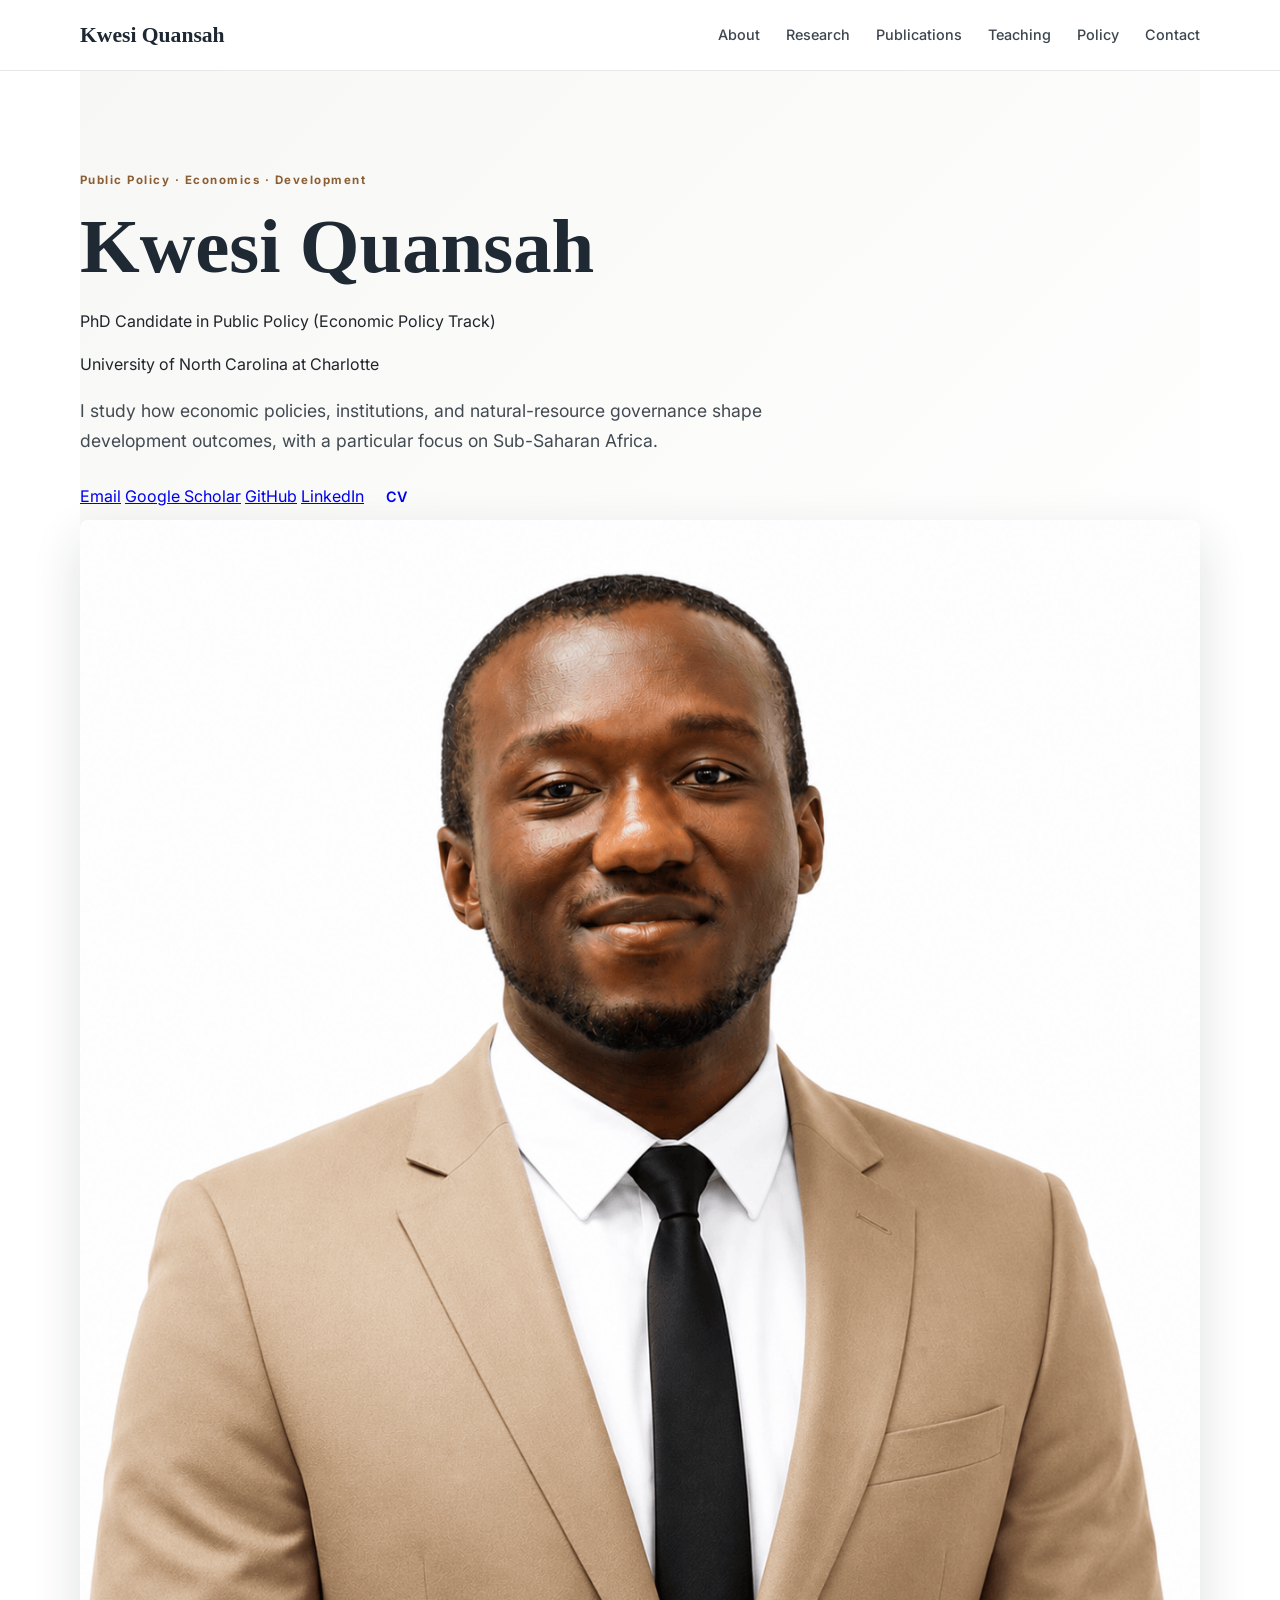
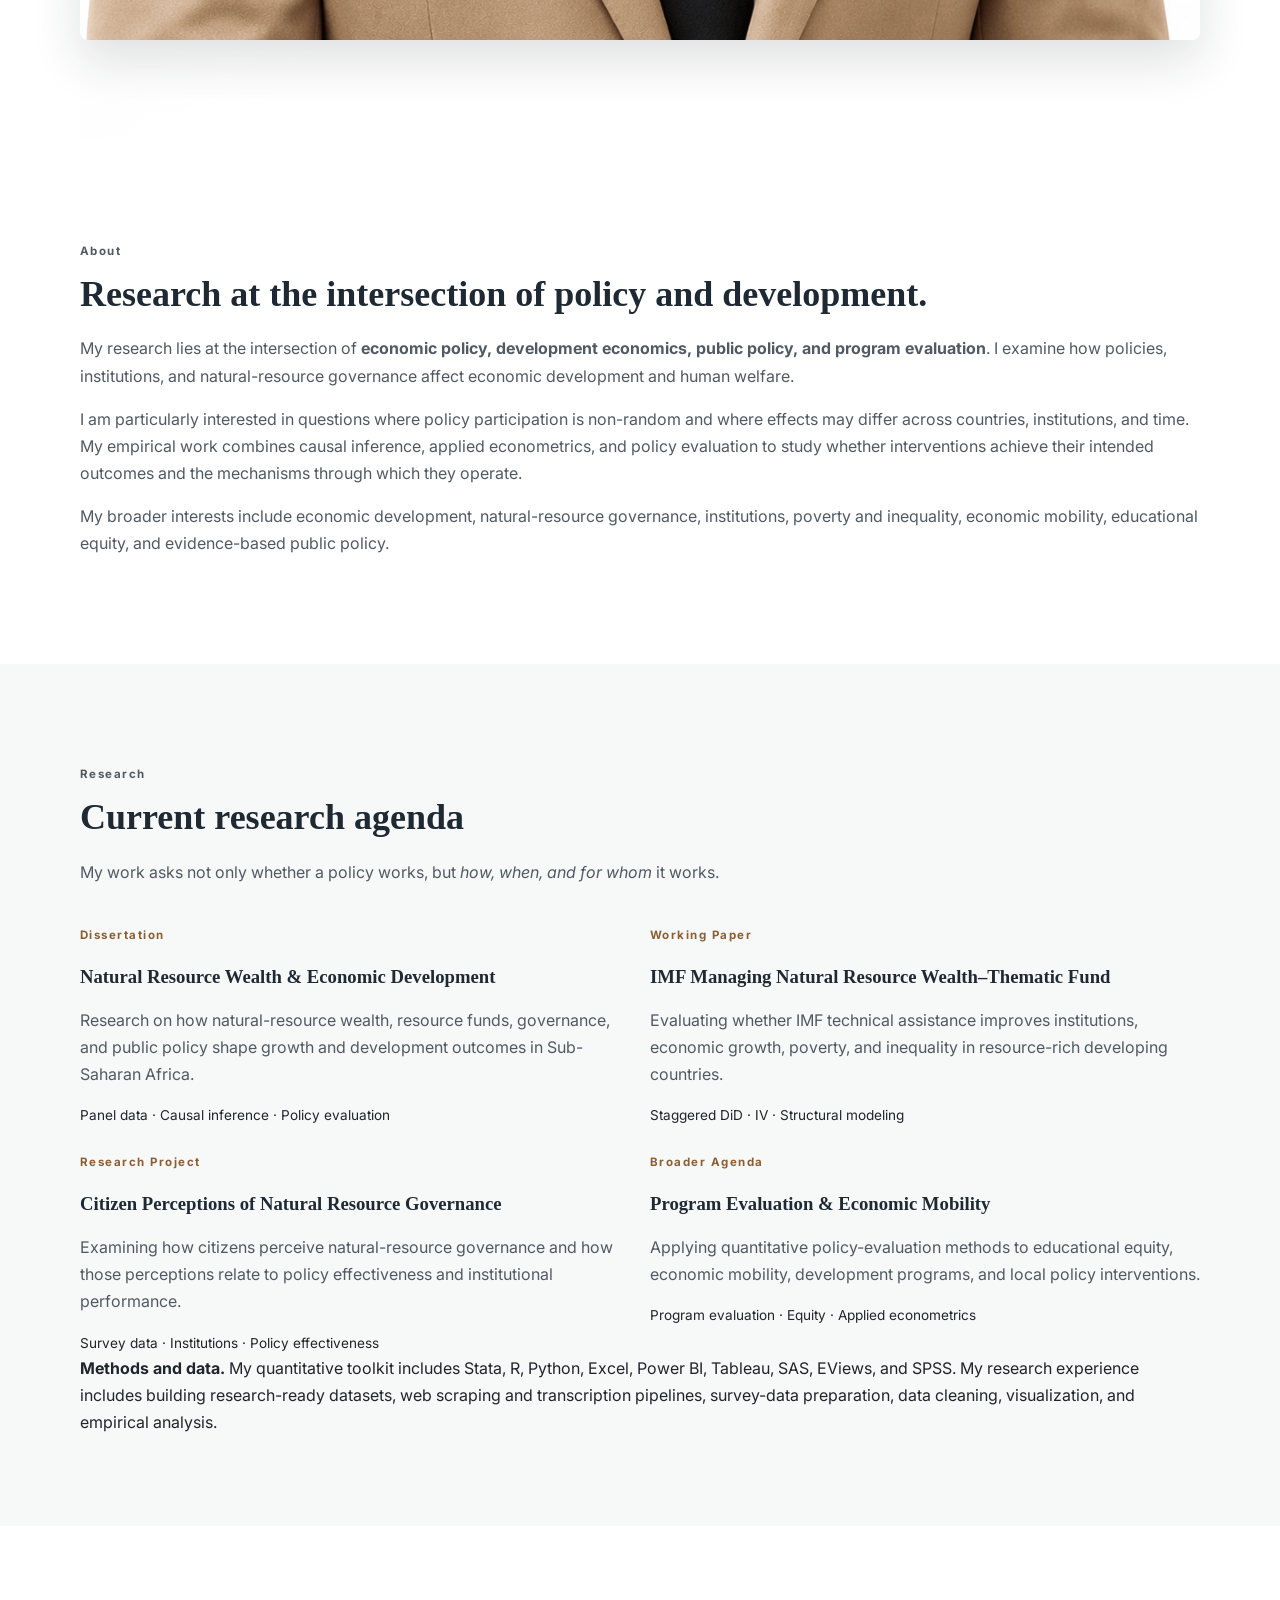
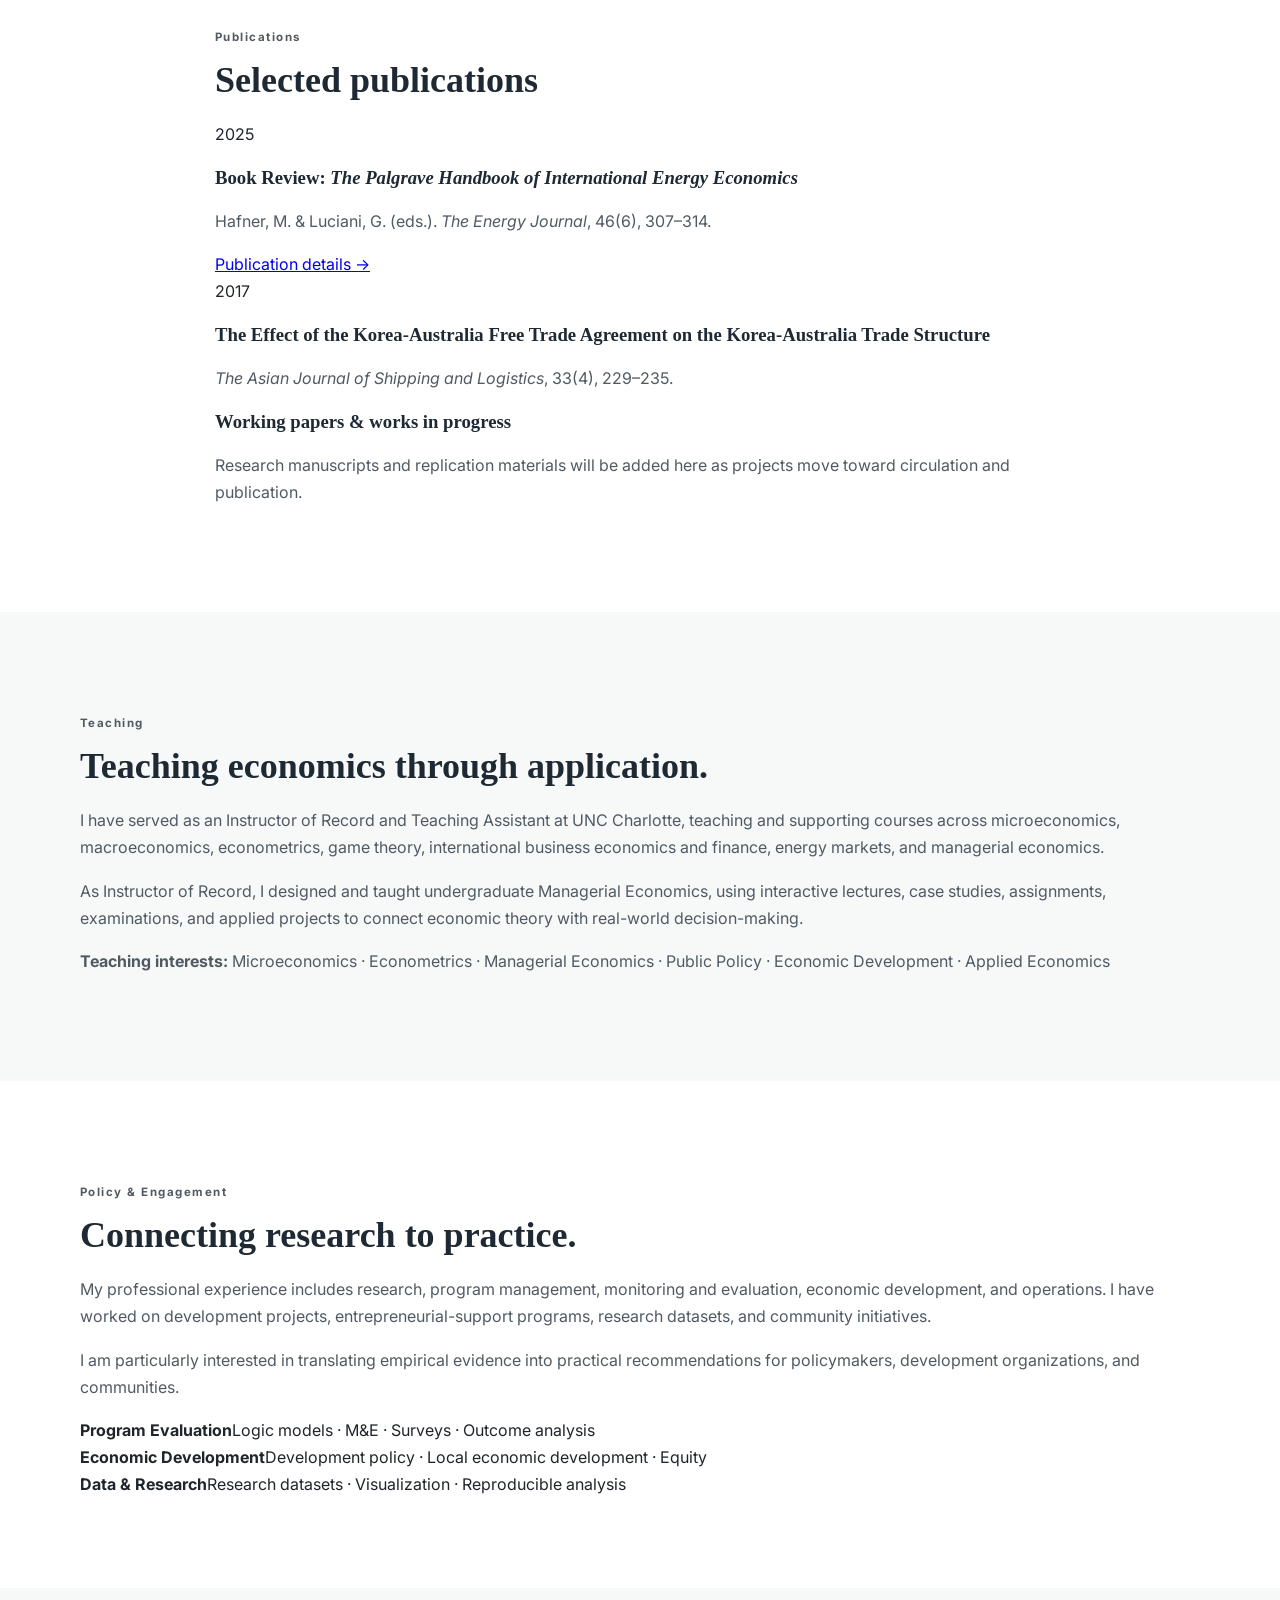
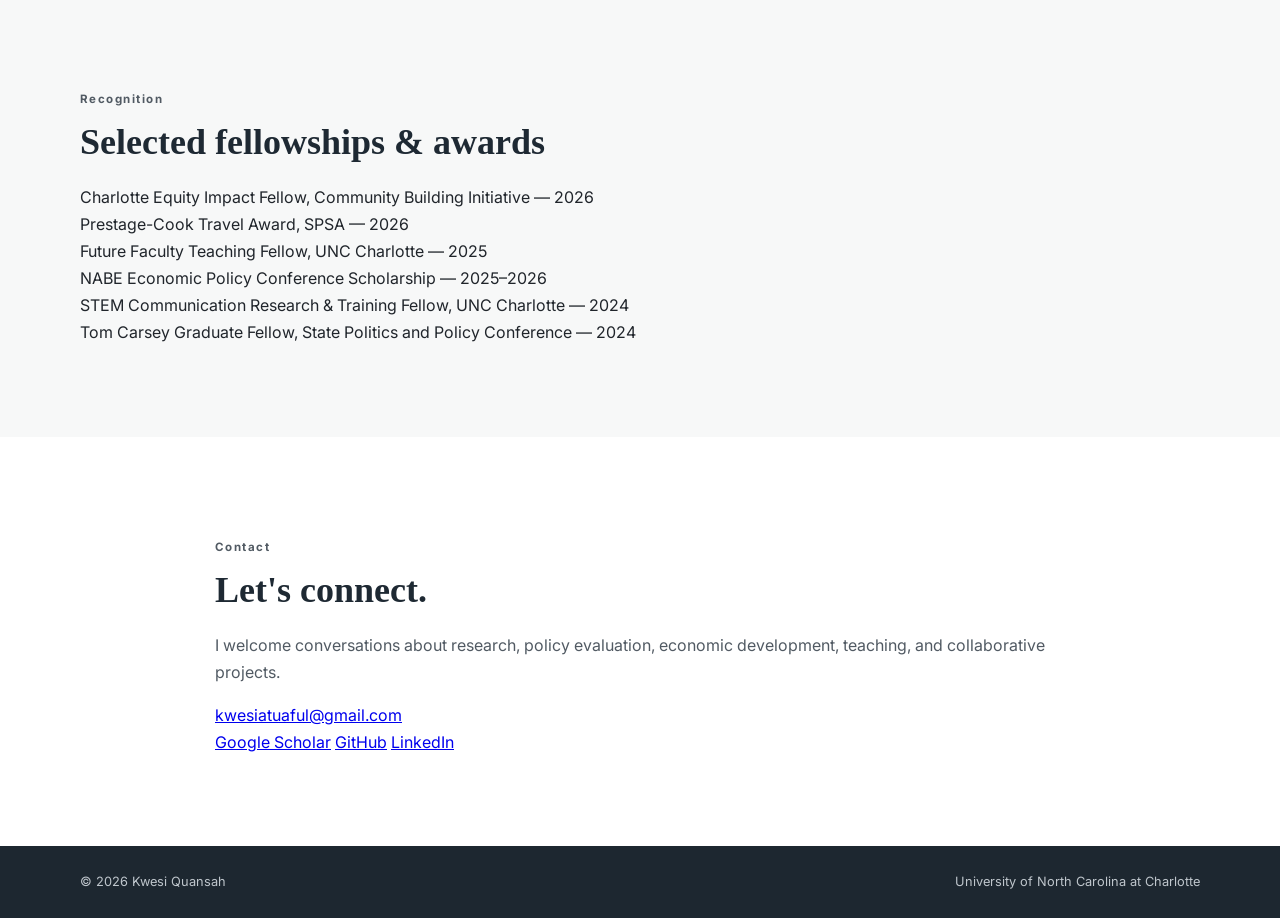
<file: index.html>
<!DOCTYPE html>
<html lang="en">
<head>
  <meta charset="UTF-8">
  <meta name="viewport" content="width=device-width, initial-scale=1.0">
  <meta name="description" content="Kwesi Quansah — PhD Candidate in Public Policy (Economic Policy Track), University of North Carolina at Charlotte.">
  <title>Kwesi Quansah | Public Policy Economist</title>
  <link rel="preconnect" href="https://fonts.googleapis.com">
  <link rel="preconnect" href="https://fonts.gstatic.com" crossorigin>
  <link href="https://fonts.googleapis.com/css2?family=Inter:wght@400;500;600;700&family=Libre+Baskerville:wght@400;700&display=swap" rel="stylesheet">
  <link rel="stylesheet" href="style.css">
</head>
<body>
  <header class="site-header">
    <div class="container nav-wrap">
      <a class="brand" href="#top">Kwesi Quansah</a>
      <button class="menu-toggle" aria-label="Open navigation" aria-expanded="false">☰</button>
      <nav id="nav" class="nav">
        <a href="#about">About</a>
        <a href="#research">Research</a>
        <a href="#publications">Publications</a>
        <a href="#teaching">Teaching</a>
        <a href="#policy">Policy</a>
        <a href="#contact">Contact</a>
      </nav>
    </div>
  </header>

  <main id="top">
    <section class="hero container">
      <div class="hero-copy">
        <p class="eyebrow">Public Policy · Economics · Development</p>
        <h1>Kwesi Quansah</h1>
        <p class="title">PhD Candidate in Public Policy (Economic Policy Track)</p>
        <p class="affiliation">University of North Carolina at Charlotte</p>

        <p class="lead">
          I study how economic policies, institutions, and natural-resource governance
          shape development outcomes, with a particular focus on Sub-Saharan Africa.
        </p>

        <div class="links">
          <a href="mailto:kwesiatuaful@gmail.com">Email</a>
          <a href="https://scholar.google.com/citations?user=3_dPDIEAAAAJ&hl=en&oi=ao" target="_blank" rel="noopener">Google Scholar</a>
          <a href="https://github.com/kwesiatuaful" target="_blank" rel="noopener">GitHub</a>
          <a href="https://www.linkedin.com/in/kaquansah/" target="_blank" rel="noopener">LinkedIn</a>
          <a class="button" href="cv/Kwesi_Quansah_CV.pdf">CV</a>
        </div>
      </div>

      <div class="hero-photo">
        <img src="assets/profile.png" alt="Professional headshot of Kwesi Quansah">
      </div>
    </section>

    <section id="about" class="section">
      <div class="container two-col">
        <div>
          <p class="section-label">About</p>
          <h2>Research at the intersection of policy and development.</h2>
        </div>
        <div class="prose">
          <p>
            My research lies at the intersection of <strong>economic policy, development
            economics, public policy, and program evaluation</strong>. I examine how
            policies, institutions, and natural-resource governance affect economic
            development and human welfare.
          </p>
          <p>
            I am particularly interested in questions where policy participation is
            non-random and where effects may differ across countries, institutions,
            and time. My empirical work combines causal inference, applied econometrics,
            and policy evaluation to study whether interventions achieve their intended
            outcomes and the mechanisms through which they operate.
          </p>
          <p>
            My broader interests include economic development, natural-resource
            governance, institutions, poverty and inequality, economic mobility,
            educational equity, and evidence-based public policy.
          </p>
        </div>
      </div>
    </section>

    <section id="research" class="section section-alt">
      <div class="container">
        <p class="section-label">Research</p>
        <h2>Current research agenda</h2>
        <p class="section-intro">
          My work asks not only whether a policy works, but <em>how, when, and for whom</em> it works.
        </p>

        <div class="research-grid">
          <article class="card featured">
            <span class="tag">Dissertation</span>
            <h3>Natural Resource Wealth &amp; Economic Development</h3>
            <p>
              Research on how natural-resource wealth, resource funds, governance,
              and public policy shape growth and development outcomes in Sub-Saharan Africa.
            </p>
            <div class="methods">Panel data · Causal inference · Policy evaluation</div>
          </article>

          <article class="card">
            <span class="tag">Working Paper</span>
            <h3>IMF Managing Natural Resource Wealth–Thematic Fund</h3>
            <p>
              Evaluating whether IMF technical assistance improves institutions,
              economic growth, poverty, and inequality in resource-rich developing countries.
            </p>
            <div class="methods">Staggered DiD · IV · Structural modeling</div>
          </article>

          <article class="card">
            <span class="tag">Research Project</span>
            <h3>Citizen Perceptions of Natural Resource Governance</h3>
            <p>
              Examining how citizens perceive natural-resource governance and how
              those perceptions relate to policy effectiveness and institutional performance.
            </p>
            <div class="methods">Survey data · Institutions · Policy effectiveness</div>
          </article>

          <article class="card">
            <span class="tag">Broader Agenda</span>
            <h3>Program Evaluation &amp; Economic Mobility</h3>
            <p>
              Applying quantitative policy-evaluation methods to educational equity,
              economic mobility, development programs, and local policy interventions.
            </p>
            <div class="methods">Program evaluation · Equity · Applied econometrics</div>
          </article>
        </div>

        <div class="research-note">
          <strong>Methods and data.</strong>
          My quantitative toolkit includes Stata, R, Python, Excel, Power BI, Tableau,
          SAS, EViews, and SPSS. My research experience includes building research-ready
          datasets, web scraping and transcription pipelines, survey-data preparation,
          data cleaning, visualization, and empirical analysis.
        </div>
      </div>
    </section>

    <section id="publications" class="section">
      <div class="container narrow">
        <p class="section-label">Publications</p>
        <h2>Selected publications</h2>

        <article class="publication">
          <div class="pub-year">2025</div>
          <div>
            <h3>Book Review: <em>The Palgrave Handbook of International Energy Economics</em></h3>
            <p>
              Hafner, M. &amp; Luciani, G. (eds.). <em>The Energy Journal</em>,
              46(6), 307–314.
            </p>
            <a href="https://ideas.repec.org/a/sae/enejou/v46y2025i6p307-314.html" target="_blank" rel="noopener">Publication details →</a>
          </div>
        </article>

        <article class="publication">
          <div class="pub-year">2017</div>
          <div>
            <h3>The Effect of the Korea-Australia Free Trade Agreement on the Korea-Australia Trade Structure</h3>
            <p><em>The Asian Journal of Shipping and Logistics</em>, 33(4), 229–235.</p>
          </div>
        </article>

        <div class="future-box">
          <h3>Working papers &amp; works in progress</h3>
          <p>
            Research manuscripts and replication materials will be added here as
            projects move toward circulation and publication.
          </p>
        </div>
      </div>
    </section>

    <section id="teaching" class="section section-alt">
      <div class="container two-col">
        <div>
          <p class="section-label">Teaching</p>
          <h2>Teaching economics through application.</h2>
        </div>
        <div class="prose">
          <p>
            I have served as an Instructor of Record and Teaching Assistant at UNC Charlotte,
            teaching and supporting courses across microeconomics, macroeconomics,
            econometrics, game theory, international business economics and finance,
            energy markets, and managerial economics.
          </p>
          <p>
            As Instructor of Record, I designed and taught undergraduate Managerial Economics,
            using interactive lectures, case studies, assignments, examinations, and applied
            projects to connect economic theory with real-world decision-making.
          </p>
          <p class="highlight">
            <strong>Teaching interests:</strong> Microeconomics · Econometrics · Managerial Economics ·
            Public Policy · Economic Development · Applied Economics
          </p>
        </div>
      </div>
    </section>

    <section id="policy" class="section">
      <div class="container two-col">
        <div>
          <p class="section-label">Policy &amp; Engagement</p>
          <h2>Connecting research to practice.</h2>
        </div>
        <div class="prose">
          <p>
            My professional experience includes research, program management, monitoring
            and evaluation, economic development, and operations. I have worked on development
            projects, entrepreneurial-support programs, research datasets, and community initiatives.
          </p>
          <p>
            I am particularly interested in translating empirical evidence into practical
            recommendations for policymakers, development organizations, and communities.
          </p>
          <div class="mini-list">
            <div><strong>Program Evaluation</strong><span>Logic models · M&amp;E · Surveys · Outcome analysis</span></div>
            <div><strong>Economic Development</strong><span>Development policy · Local economic development · Equity</span></div>
            <div><strong>Data &amp; Research</strong><span>Research datasets · Visualization · Reproducible analysis</span></div>
          </div>
        </div>
      </div>
    </section>

    <section id="awards" class="section section-alt">
      <div class="container">
        <p class="section-label">Recognition</p>
        <h2>Selected fellowships &amp; awards</h2>
        <div class="awards-grid">
          <div>Charlotte Equity Impact Fellow, Community Building Initiative — 2026</div>
          <div>Prestage-Cook Travel Award, SPSA — 2026</div>
          <div>Future Faculty Teaching Fellow, UNC Charlotte — 2025</div>
          <div>NABE Economic Policy Conference Scholarship — 2025–2026</div>
          <div>STEM Communication Research &amp; Training Fellow, UNC Charlotte — 2024</div>
          <div>Tom Carsey Graduate Fellow, State Politics and Policy Conference — 2024</div>
        </div>
      </div>
    </section>

    <section id="contact" class="section contact">
      <div class="container narrow">
        <p class="section-label">Contact</p>
        <h2>Let's connect.</h2>
        <p>
          I welcome conversations about research, policy evaluation, economic development,
          teaching, and collaborative projects.
        </p>
        <a class="email" href="mailto:kwesiatuaful@gmail.com">kwesiatuaful@gmail.com</a>
        <div class="links bottom-links">
          <a href="https://scholar.google.com/citations?user=3_dPDIEAAAAJ&hl=en&oi=ao" target="_blank" rel="noopener">Google Scholar</a>
          <a href="https://github.com/kwesiatuaful" target="_blank" rel="noopener">GitHub</a>
          <a href="https://www.linkedin.com/in/kaquansah/" target="_blank" rel="noopener">LinkedIn</a>
        </div>
      </div>
    </section>
  </main>

  <footer>
    <div class="container footer-wrap">
      <span>© 2026 Kwesi Quansah</span>
      <span>University of North Carolina at Charlotte</span>
    </div>
  </footer>

  <script src="script.js"></script>
</body>
</html>
</file>
<file: style.css>
* {
  box-sizing: border-box;
}

html {
  scroll-behavior: smooth;
}

body {
  margin: 0;
  color: #20252b;
  background: #fff;
  font-family: Inter, Arial, sans-serif;
  line-height: 1.7;
}

.container {
  width: min(1120px, calc(100% - 40px));
  margin: 0 auto;
}

.narrow {
  width: min(850px, calc(100% - 40px));
}

.site-header {
  position: sticky;
  top: 0;
  z-index: 100;
  background: rgba(255, 255, 255, 0.96);
  border-bottom: 1px solid #e7e8ea;
  backdrop-filter: blur(8px);
}

.nav-wrap {
  min-height: 70px;
  display: flex;
  align-items: center;
  justify-content: space-between;
}

.brand {
  font-family: "Source Serif 4", Georgia, serif;
  font-size: 1.35rem;
  font-weight: 700;
  color: #1d2833;
  text-decoration: none;
}

.nav {
  display: flex;
  gap: 26px;
  align-items: center;
}

.nav a {
  color: #3d4650;
  text-decoration: none;
  font-size: 0.9rem;
  font-weight: 500;
}

.nav a:hover,
.social-links a:hover,
.text-link:hover {
  color: #8b5e34;
}

.menu-toggle {
  display: none;
  background: none;
  border: 0;
  font-size: 1.6rem;
}

.hero {
  padding: 88px 0 92px;
  background: linear-gradient(135deg, #f7f7f5 0%, #fff 65%);
}

.hero-grid {
  display: grid;
  grid-template-columns: 330px 1fr;
  gap: 72px;
  align-items: center;
}

.hero-photo img {
  width: 100%;
  aspect-ratio: 1 / 1;
  object-fit: cover;
  border-radius: 8px;
  box-shadow: 0 20px 50px rgba(30, 35, 40, 0.14);
}

.eyebrow,
.section-label,
.tag {
  letter-spacing: 0.13em;
  font-size: 0.72rem;
  font-weight: 700;
  color: #8b5e34;
}

.hero h1,
h2,
h3 {
  font-family: "Source Serif 4", Georgia, serif;
  line-height: 1.18;
  color: #1e2933;
}

.hero h1 {
  font-size: clamp(2.8rem, 6vw, 4.8rem);
  margin: 8px 0;
}

.hero h2 {
  font-family: Inter, Arial, sans-serif;
  font-size: 1.15rem;
  font-weight: 600;
  margin: 0 0 4px;
  color: #47515a;
}

.institution {
  margin: 0 0 22px;
  color: #68717a;
}

.lead {
  font-size: 1.1rem;
  max-width: 700px;
  color: #424a52;
}

.button-row {
  display: flex;
  gap: 12px;
  margin: 28px 0;
}

.button {
  display: inline-block;
  padding: 11px 18px;
  border-radius: 5px;
  text-decoration: none;
  font-weight: 600;
  font-size: 0.9rem;
}

.button.primary {
  background: #263542;
  color: #fff;
}

.button.primary:hover {
  background: #8b5e34;
}

.button.secondary {
  border: 1px solid #cbd0d5;
  color: #263542;
  background: #fff;
}

.social-links {
  display: flex;
  flex-wrap: wrap;
  gap: 18px;
}

.social-links a {
  color: #47515a;
  text-decoration: none;
  font-size: 0.88rem;
}

.section {
  padding: 90px 0;
}

.section-alt {
  background: #f7f8f8;
}

.section h2 {
  font-size: 2.25rem;
  margin: 8px 0 20px;
}

.section p {
  color: #515a63;
}

.section-intro {
  max-width: 760px;
}

.interest-grid {
  display: grid;
  grid-template-columns: repeat(4, 1fr);
  gap: 10px;
  margin-top: 30px;
}

.interest-grid span {
  padding: 13px 14px;
  border: 1px solid #e1e3e5;
  background: #fff;
  border-radius: 5px;
  font-size: 0.88rem;
  color: #414a53;
}

.research-grid {
  display: grid;
  grid-template-columns: repeat(2, 1fr);
  gap: 20px;
  margin-top: 34px;
}

.research-card {
  background: #fff;
  border: 1px solid #e2e5e7;
  padding: 30px;
  border-radius: 7px;
  transition: transform 0.2s, box-shadow 0.2s;
}

.research-card:hover {
  transform: translateY(-3px);
  box-shadow: 0 12px 30px rgba(30, 35, 40, 0.08);
}

.research-card h3 {
  font-size: 1.45rem;
  margin: 7px 0 13px;
}

.research-card p {
  margin: 0 0 12px;
}

.methods {
  font-size: 0.85rem !important;
}

.publication-list {
  margin: 35px 0 25px;
}

.publication-list article {
  display: grid;
  grid-template-columns: 80px 1fr;
  gap: 25px;
  padding: 24px 0;
  border-top: 1px solid #e2e5e7;
}

.publication-list h3 {
  margin: 0 0 5px;
  font-size: 1.25rem;
}

.publication-list p {
  margin: 0;
  font-size: 0.92rem;
}

.year {
  font-weight: 700;
  color: #8b5e34;
}

.text-link {
  color: #263542;
  font-weight: 600;
  text-decoration: none;
}

.teaching-grid {
  display: grid;
  grid-template-columns: 1fr 1fr;
  gap: 14px;
  margin-top: 28px;
}

.teaching-grid div {
  display: flex;
  flex-direction: column;
  border-left: 3px solid #8b5e34;
  padding: 13px 17px;
  background: #fff;
}

.teaching-grid strong {
  color: #263542;
}

.teaching-grid span {
  font-size: 0.86rem;
  color: #6a737c;
}

.cv-box {
  display: flex;
  justify-content: space-between;
  gap: 30px;
  align-items: center;
  border: 1px solid #e0e3e5;
  padding: 35px;
  border-radius: 7px;
}

.cv-box h2 {
  margin-bottom: 8px;
}

.section-dark {
  background: #263542;
  color: #fff;
}

.section-dark h2,
.section-dark p {
  color: #fff;
}

.section-dark .section-label {
  color: #d6aa7d;
}

.email-link {
  display: inline-block;
  color: #fff;
  font-size: 1.35rem;
  text-decoration: none;
  font-weight: 600;
  margin: 10px 0 25px;
}

.section-dark .social-links a {
  color: #fff;
}

.large {
  gap: 22px;
}

footer {
  background: #1d2730;
  color: #bfc6cc;
  padding: 25px 0;
  font-size: 0.8rem;
}

.footer-wrap {
  display: flex;
  justify-content: space-between;
  gap: 20px;
}

@media (max-width: 800px) {
  .nav {
    display: none;
    position: absolute;
    top: 70px;
    left: 0;
    right: 0;
    background: #fff;
    border-bottom: 1px solid #ddd;
    padding: 18px 20px;
    flex-direction: column;
    align-items: flex-start;
    gap: 14px;
  }

  .nav.open {
    display: flex;
  }

  .menu-toggle {
    display: block;
  }

  .hero {
    padding: 55px 0 65px;
  }

  .hero-grid {
    grid-template-columns: 1fr;
    gap: 35px;
  }

  .hero-photo {
    max-width: 280px;
  }

  .interest-grid {
    grid-template-columns: 1fr 1fr;
  }

  .research-grid,
  .teaching-grid {
    grid-template-columns: 1fr;
  }

  .cv-box {
    flex-direction: column;
    align-items: flex-start;
  }
}

@media (max-width: 500px) {
  .container,
  .narrow {
    width: min(100% - 28px, 1120px);
  }

  .hero h1 {
    font-size: 2.8rem;
  }

  .section {
    padding: 65px 0;
  }

  .interest-grid {
    grid-template-columns: 1fr;
  }

  .publication-list article {
    grid-template-columns: 1fr;
    gap: 5px;
  }

  .footer-wrap {
    flex-direction: column;
  }
}
</file>
